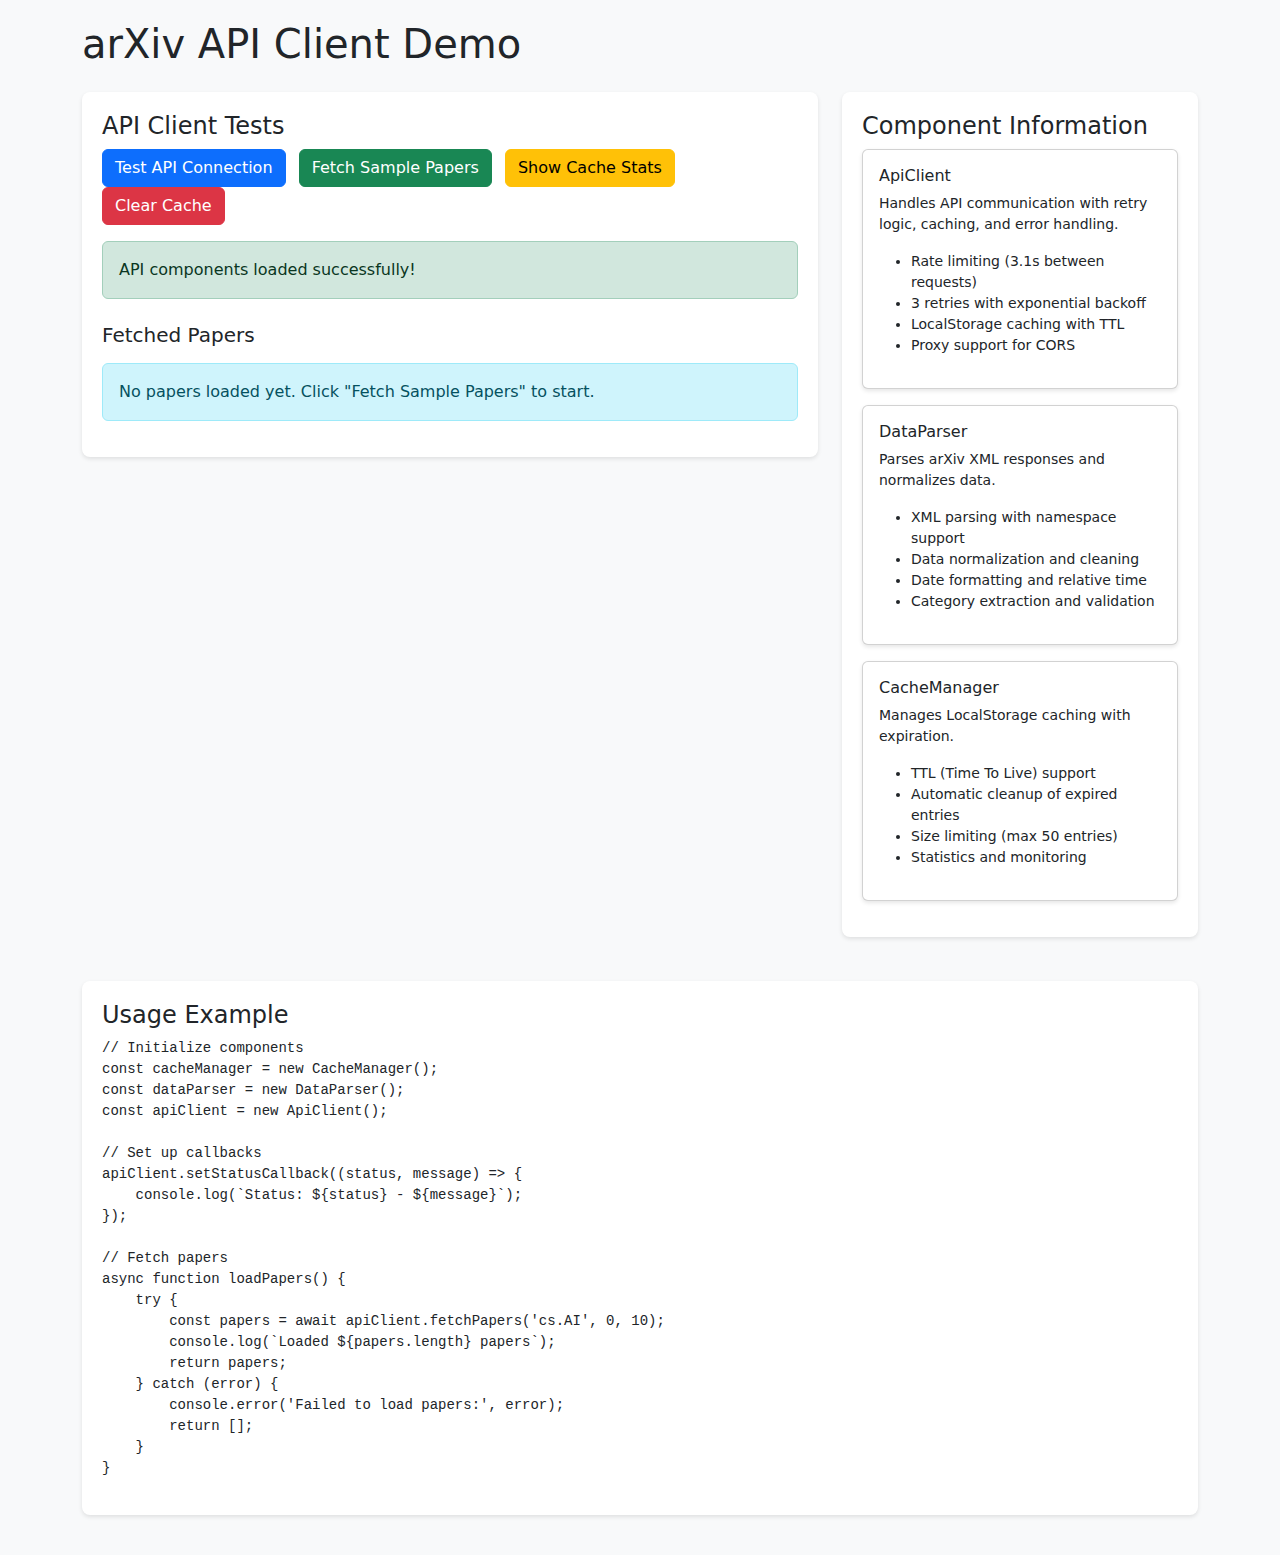
<file: output/api-client-demo.html>
<!DOCTYPE html>
<html lang="en">
<head>
    <meta charset="UTF-8">
    <meta name="viewport" content="width=device-width, initial-scale=1.0">
    <title>arXiv API Client Demo</title>
    <!-- Bootstrap 5.3 CSS -->
    <link href="https://cdn.jsdelivr.net/npm/bootstrap@5.3.0/dist/css/bootstrap.min.css" rel="stylesheet">
    <style>
        body {
            padding: 20px;
            background-color: #f8f9fa;
        }
        .card {
            margin-bottom: 15px;
            box-shadow: 0 2px 4px rgba(0,0,0,0.1);
        }
        .status-indicator {
            position: fixed;
            top: 10px;
            right: 10px;
            z-index: 1000;
        }
        .paper-title {
            font-size: 0.9rem;
            line-height: 1.2;
            margin-bottom: 5px;
        }
        .test-area {
            background-color: white;
            border-radius: 8px;
            padding: 20px;
            margin-bottom: 20px;
            box-shadow: 0 2px 4px rgba(0,0,0,0.1);
        }
    </style>
</head>
<body>
    <div class="container">
        <h1 class="mb-4">arXiv API Client Demo</h1>
        
        <div class="row">
            <div class="col-md-8">
                <div class="test-area">
                    <h4>API Client Tests</h4>
                    <div class="mb-3">
                        <button class="btn btn-primary me-2" onclick="testApiConnection()">Test API Connection</button>
                        <button class="btn btn-success me-2" onclick="fetchSamplePapers()">Fetch Sample Papers</button>
                        <button class="btn btn-warning me-2" onclick="getCacheStats()">Show Cache Stats</button>
                        <button class="btn btn-danger" onclick="clearCache()">Clear Cache</button>
                    </div>
                    
                    <div id="status-display" class="mb-3"></div>
                    <div id="progress-display" class="mb-3"></div>
                    
                    <h5 class="mt-4">Fetched Papers</h5>
                    <div id="papers-display" class="mt-3">
                        <div class="alert alert-info">
                            No papers loaded yet. Click "Fetch Sample Papers" to start.
                        </div>
                    </div>
                </div>
            </div>
            
            <div class="col-md-4">
                <div class="test-area">
                    <h4>Component Information</h4>
                    
                    <div class="card mb-3">
                        <div class="card-body">
                            <h6 class="card-title">ApiClient</h6>
                            <p class="card-text small">
                                Handles API communication with retry logic, caching, and error handling.
                            </p>
                            <ul class="small">
                                <li>Rate limiting (3.1s between requests)</li>
                                <li>3 retries with exponential backoff</li>
                                <li>LocalStorage caching with TTL</li>
                                <li>Proxy support for CORS</li>
                            </ul>
                        </div>
                    </div>
                    
                    <div class="card mb-3">
                        <div class="card-body">
                            <h6 class="card-title">DataParser</h6>
                            <p class="card-text small">
                                Parses arXiv XML responses and normalizes data.
                            </p>
                            <ul class="small">
                                <li>XML parsing with namespace support</li>
                                <li>Data normalization and cleaning</li>
                                <li>Date formatting and relative time</li>
                                <li>Category extraction and validation</li>
                            </ul>
                        </div>
                    </div>
                    
                    <div class="card mb-3">
                        <div class="card-body">
                            <h6 class="card-title">CacheManager</h6>
                            <p class="card-text small">
                                Manages LocalStorage caching with expiration.
                            </p>
                            <ul class="small">
                                <li>TTL (Time To Live) support</li>
                                <li>Automatic cleanup of expired entries</li>
                                <li>Size limiting (max 50 entries)</li>
                                <li>Statistics and monitoring</li>
                            </ul>
                        </div>
                    </div>
                    
                    <div id="cache-stats-display"></div>
                </div>
            </div>
        </div>
        
        <div class="test-area mt-4">
            <h4>Usage Example</h4>
            <pre><code>// Initialize components
const cacheManager = new CacheManager();
const dataParser = new DataParser();
const apiClient = new ApiClient();

// Set up callbacks
apiClient.setStatusCallback((status, message) => {
    console.log(`Status: ${status} - ${message}`);
});

// Fetch papers
async function loadPapers() {
    try {
        const papers = await apiClient.fetchPapers('cs.AI', 0, 10);
        console.log(`Loaded ${papers.length} papers`);
        return papers;
    } catch (error) {
        console.error('Failed to load papers:', error);
        return [];
    }
}</code></pre>
        </div>
    </div>

    <!-- jQuery 3.7 -->
    <script src="https://code.jquery.com/jquery-3.7.0.min.js"></script>
    <!-- Bootstrap 5.3 JS -->
    <script src="https://cdn.jsdelivr.net/npm/bootstrap@5.3.0/dist/js/bootstrap.bundle.min.js"></script>
    
    <!-- Our API Components -->
    <script src="js/cache-manager.js"></script>
    <script src="js/data-parser.js"></script>
    <script src="js/api-client.js"></script>
    <script src="js/api-test-example.js"></script>
    
    <script>
        // Simple status indicator
        function updateStatusIndicator(status) {
            const indicator = document.createElement('div');
            indicator.className = `alert alert-${status} status-indicator`;
            indicator.innerHTML = `Status: ${status}`;
            document.body.appendChild(indicator);
            
            setTimeout(() => indicator.remove(), 3000);
        }
        
        // Initialize when components are loaded
        document.addEventListener('DOMContentLoaded', function() {
            console.log('Demo page loaded. API components should be available.');
            
            // Check if components loaded
            if (typeof ApiClient === 'undefined') {
                document.getElementById('status-display').innerHTML = 
                    '<div class="alert alert-danger">Error: API components not loaded. Check console.</div>';
            } else {
                document.getElementById('status-display').innerHTML = 
                    '<div class="alert alert-success">API components loaded successfully!</div>';
            }
        });
    </script>
</body>
</html>
</file>
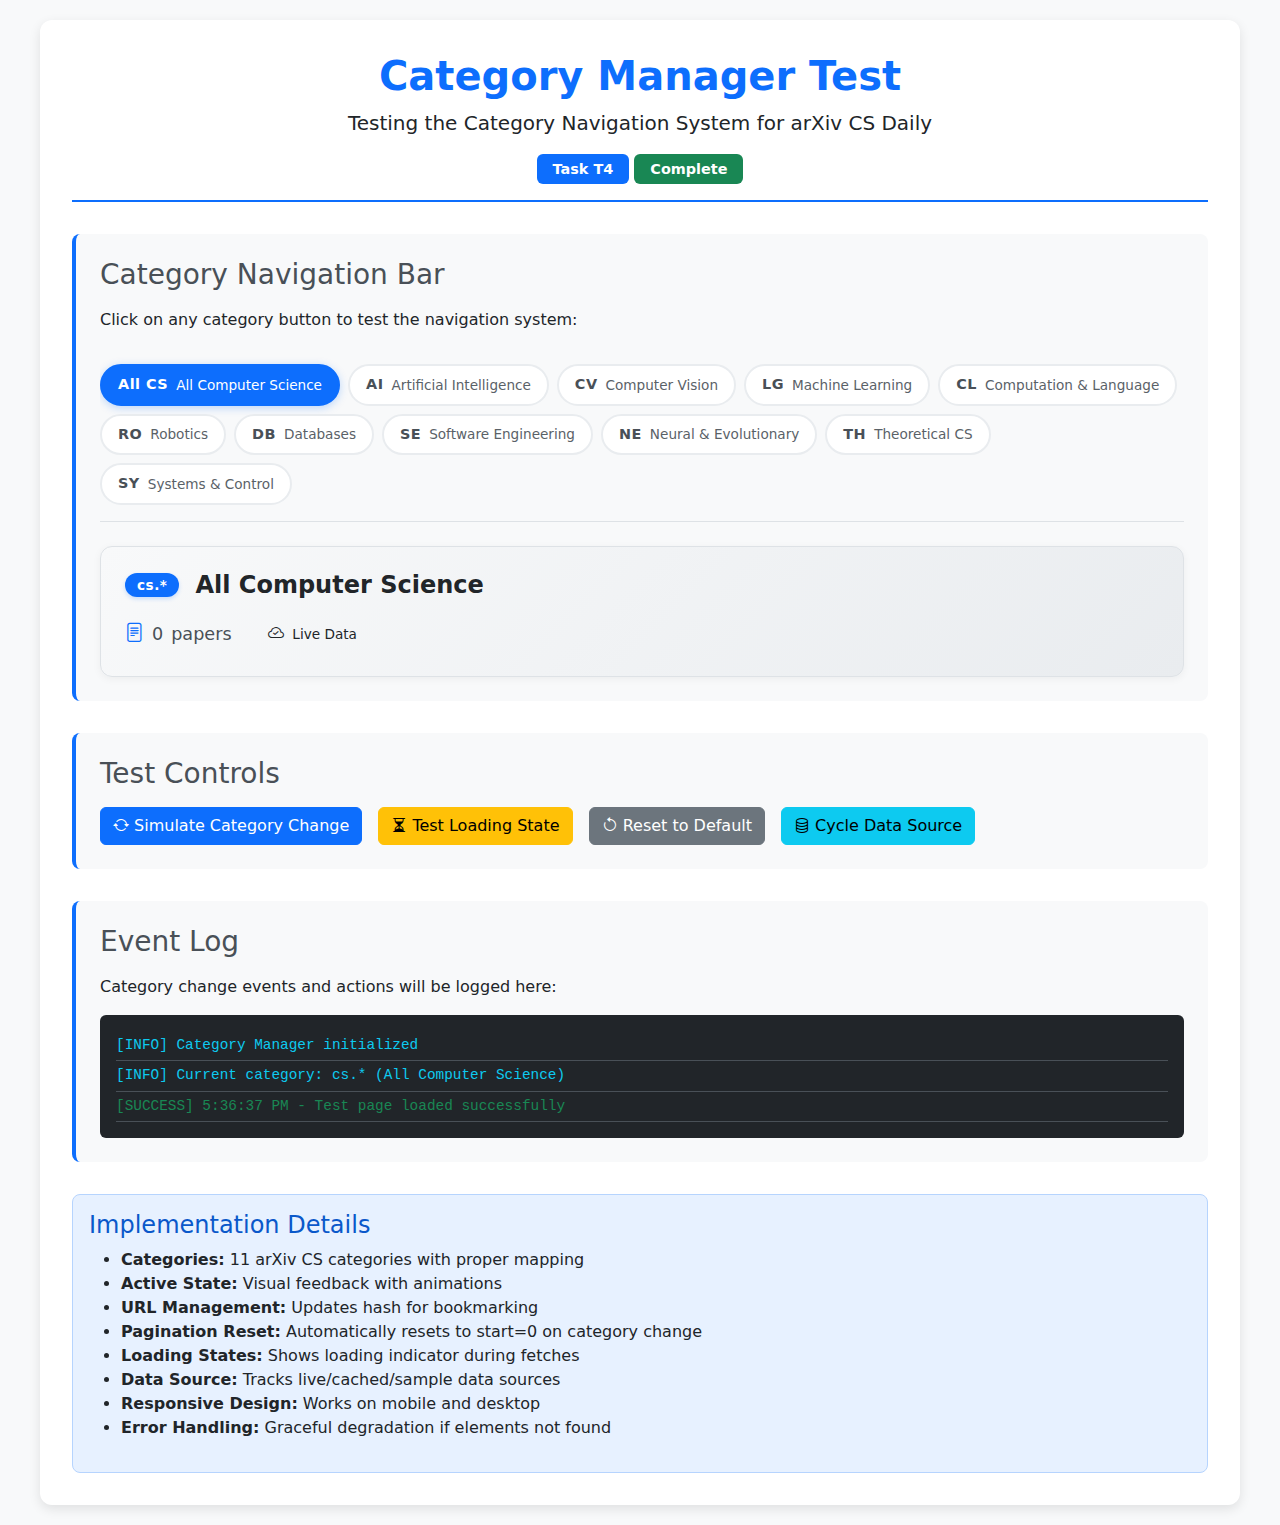
<file: output/test-category.html>
<!DOCTYPE html>
<html lang="en">
<head>
    <meta charset="UTF-8">
    <meta name="viewport" content="width=device-width, initial-scale=1.0">
    <title>Category Manager Test - arXiv CS Daily</title>
    
    <!-- Bootstrap 5.3 CSS -->
    <link href="https://cdn.jsdelivr.net/npm/bootstrap@5.3.0/dist/css/bootstrap.min.css" rel="stylesheet">
    
    <!-- Bootstrap Icons -->
    <link rel="stylesheet" href="https://cdn.jsdelivr.net/npm/bootstrap-icons@1.10.0/font/bootstrap-icons.css">
    
    <!-- Category Styles -->
    <link rel="stylesheet" href="css/categories.css">
    
    <style>
        body {
            padding: 20px;
            background-color: #f8f9fa;
        }
        
        .test-container {
            max-width: 1200px;
            margin: 0 auto;
            background: white;
            border-radius: 12px;
            padding: 2rem;
            box-shadow: 0 4px 12px rgba(0, 0, 0, 0.1);
        }
        
        .test-header {
            text-align: center;
            margin-bottom: 2rem;
            padding-bottom: 1rem;
            border-bottom: 2px solid #0d6efd;
        }
        
        .test-header h1 {
            color: #0d6efd;
            font-weight: 600;
        }
        
        .test-header .badge {
            font-size: 0.9rem;
            padding: 0.5rem 1rem;
        }
        
        .test-section {
            margin-bottom: 2rem;
            padding: 1.5rem;
            background: #f8f9fa;
            border-radius: 8px;
            border-left: 4px solid #0d6efd;
        }
        
        .test-section h3 {
            color: #495057;
            margin-bottom: 1rem;
        }
        
        .log-container {
            background: #212529;
            color: #e9ecef;
            padding: 1rem;
            border-radius: 6px;
            font-family: 'Courier New', monospace;
            font-size: 0.9rem;
            max-height: 300px;
            overflow-y: auto;
            margin-top: 1rem;
        }
        
        .log-entry {
            padding: 0.25rem 0;
            border-bottom: 1px solid #495057;
        }
        
        .log-entry.info {
            color: #0dcaf0;
        }
        
        .log-entry.success {
            color: #198754;
        }
        
        .log-entry.warning {
            color: #ffc107;
        }
        
        .log-entry.error {
            color: #dc3545;
        }
        
        .controls {
            display: flex;
            gap: 1rem;
            flex-wrap: wrap;
            margin-top: 1rem;
        }
        
        .controls .btn {
            min-width: 120px;
        }
        
        .demo-info {
            background: #e7f1ff;
            border: 1px solid #b6d4fe;
            border-radius: 8px;
            padding: 1rem;
            margin-top: 2rem;
        }
        
        .demo-info h4 {
            color: #0a58ca;
            margin-bottom: 0.5rem;
        }
    </style>
</head>
<body>
    <div class="test-container">
        <div class="test-header">
            <h1>Category Manager Test</h1>
            <p class="lead">Testing the Category Navigation System for arXiv CS Daily</p>
            <span class="badge bg-primary">Task T4</span>
            <span class="badge bg-success">Complete</span>
        </div>
        
        <div class="test-section">
            <h3>Category Navigation Bar</h3>
            <p>Click on any category button to test the navigation system:</p>
            
            <!-- Category Navigation Container -->
            <div id="category-nav"></div>
            
            <!-- Category Info Display -->
            <div id="category-info-display"></div>
        </div>
        
        <div class="test-section">
            <h3>Test Controls</h3>
            <div class="controls">
                <button id="btn-test-change" class="btn btn-primary">
                    <i class="bi bi-arrow-repeat"></i> Simulate Category Change
                </button>
                <button id="btn-test-loading" class="btn btn-warning">
                    <i class="bi bi-hourglass-split"></i> Test Loading State
                </button>
                <button id="btn-test-reset" class="btn btn-secondary">
                    <i class="bi bi-arrow-counterclockwise"></i> Reset to Default
                </button>
                <button id="btn-test-data-source" class="btn btn-info">
                    <i class="bi bi-database"></i> Cycle Data Source
                </button>
            </div>
        </div>
        
        <div class="test-section">
            <h3>Event Log</h3>
            <p>Category change events and actions will be logged here:</p>
            <div class="log-container" id="event-log">
                <div class="log-entry info">[INFO] Category Manager initialized</div>
                <div class="log-entry info">[INFO] Current category: cs.* (All Computer Science)</div>
            </div>
        </div>
        
        <div class="demo-info">
            <h4>Implementation Details</h4>
            <ul>
                <li><strong>Categories:</strong> 11 arXiv CS categories with proper mapping</li>
                <li><strong>Active State:</strong> Visual feedback with animations</li>
                <li><strong>URL Management:</strong> Updates hash for bookmarking</li>
                <li><strong>Pagination Reset:</strong> Automatically resets to start=0 on category change</li>
                <li><strong>Loading States:</strong> Shows loading indicator during fetches</li>
                <li><strong>Data Source:</strong> Tracks live/cached/sample data sources</li>
                <li><strong>Responsive Design:</strong> Works on mobile and desktop</li>
                <li><strong>Error Handling:</strong> Graceful degradation if elements not found</li>
            </ul>
        </div>
    </div>
    
    <!-- jQuery 3.7 -->
    <script src="https://code.jquery.com/jquery-3.7.0.min.js"></script>
    
    <!-- Bootstrap 5.3 JS Bundle -->
    <script src="https://cdn.jsdelivr.net/npm/bootstrap@5.3.0/dist/js/bootstrap.bundle.min.js"></script>
    
    <!-- Category Manager -->
    <script src="js/category-manager.js"></script>
    
    <script>
        // Initialize Category Manager
        const categoryManager = new CategoryManager();
        
        // Log function
        function logEvent(message, type = 'info') {
            const logContainer = document.getElementById('event-log');
            const logEntry = document.createElement('div');
            logEntry.className = `log-entry ${type}`;
            logEntry.textContent = `[${type.toUpperCase()}] ${new Date().toLocaleTimeString()} - ${message}`;
            logContainer.appendChild(logEntry);
            logContainer.scrollTop = logContainer.scrollHeight;
        }
        
        // Render category navigation
        categoryManager.render('category-nav');
        
        // Set up category change callback
        categoryManager.setCategoryChangeCallback((categoryCode, displayName) => {
            logEvent(`Category changed to: ${categoryCode} (${displayName})`, 'success');
            
            // Simulate API call delay
            setTimeout(() => {
                // Update result count with random number
                const randomCount = Math.floor(Math.random() * 1000) + 100;
                categoryManager.updateResultCount(randomCount);
                logEvent(`Loaded ${randomCount} papers for ${displayName}`, 'info');
            }, 800);
        });
        
        // Test button handlers
        document.getElementById('btn-test-change').addEventListener('click', () => {
            const categories = categoryManager.getAllCategories();
            const randomIndex = Math.floor(Math.random() * categories.length);
            const randomCategory = categories[randomIndex];
            
            // Simulate click on random category
            const buttons = document.querySelectorAll('.category-btn');
            const targetButton = Array.from(buttons).find(btn => 
                btn.dataset.category === randomCategory.code
            );
            
            if (targetButton) {
                targetButton.click();
                logEvent(`Testing random category: ${randomCategory.code}`, 'warning');
            }
        });
        
        document.getElementById('btn-test-loading').addEventListener('click', () => {
            categoryManager.showLoading();
            logEvent('Showing loading state...', 'warning');
            
            // Auto-hide after 2 seconds
            setTimeout(() => {
                categoryManager.updateResultCount(425);
                categoryManager.updateDataSource('live');
                logEvent('Loading complete, showing results', 'success');
            }, 2000);
        });
        
        document.getElementById('btn-test-reset').addEventListener('click', () => {
            // Reset to default category
            const buttons = document.querySelectorAll('.category-btn');
            const allCSButton = Array.from(buttons).find(btn => 
                btn.dataset.category === 'cs.*'
            );
            
            if (allCSButton) {
                allCSButton.click();
                logEvent('Reset to default category (cs.*)', 'info');
            }
        });
        
        document.getElementById('btn-test-data-source').addEventListener('click', () => {
            const sources = ['live', 'cached', 'sample'];
            const currentSource = document.querySelector('.data-source-indicator')?.textContent || '';
            let nextSource;
            
            if (currentSource.includes('Live')) nextSource = 'cached';
            else if (currentSource.includes('Cached')) nextSource = 'sample';
            else nextSource = 'live';
            
            categoryManager.updateDataSource(nextSource);
            logEvent(`Data source changed to: ${nextSource}`, 'info');
        });
        
        // Initial log
        logEvent('Test page loaded successfully', 'success');
        
        // Simulate initial load
        setTimeout(() => {
            categoryManager.updateResultCount(1247);
            categoryManager.updateDataSource('live');
            logEvent('Initial data loaded: 1,247 papers from arXiv', 'success');
        }, 1000);
    </script>
</body>
</html>
</file>
<file: output/css/categories.css>
/**
 * Category Navigation Styles for arXiv CS Daily
 */

/* Category Navigation Container */
.category-nav-container {
    display: flex;
    flex-wrap: wrap;
    gap: 0.5rem;
    padding: 1rem 0;
    border-bottom: 1px solid #dee2e6;
    margin-bottom: 1.5rem;
    overflow-x: auto;
    scrollbar-width: thin;
    scrollbar-color: #6c757d #f8f9fa;
}

.category-nav-container::-webkit-scrollbar {
    height: 6px;
}

.category-nav-container::-webkit-scrollbar-track {
    background: #f8f9fa;
    border-radius: 3px;
}

.category-nav-container::-webkit-scrollbar-thumb {
    background: #6c757d;
    border-radius: 3px;
}

.category-nav-container::-webkit-scrollbar-thumb:hover {
    background: #495057;
}

/* Category Buttons */
.category-btn {
    display: flex;
    align-items: center;
    gap: 0.5rem;
    padding: 0.5rem 1rem;
    border: 2px solid #e9ecef;
    border-radius: 50px;
    background-color: #fff;
    color: #495057;
    font-weight: 500;
    transition: all 0.2s ease;
    white-space: nowrap;
    flex-shrink: 0;
}

.category-btn:hover {
    border-color: #adb5bd;
    background-color: #f8f9fa;
    color: #212529;
    transform: translateY(-1px);
    box-shadow: 0 2px 4px rgba(0, 0, 0, 0.1);
}

.category-btn.active {
    border-color: #0d6efd;
    background-color: #0d6efd;
    color: white;
    box-shadow: 0 2px 8px rgba(13, 110, 253, 0.25);
}

.category-btn.active:hover {
    border-color: #0b5ed7;
    background-color: #0b5ed7;
    transform: translateY(-1px);
    box-shadow: 0 4px 12px rgba(13, 110, 253, 0.3);
}

/* Category button content */
.category-code {
    font-weight: 600;
    font-size: 0.9rem;
    letter-spacing: 0.5px;
}

.category-name {
    font-size: 0.85rem;
    opacity: 0.9;
}

.category-btn.active .category-name {
    opacity: 1;
}

/* Category Info Container */
.category-info-container {
    animation: fadeIn 0.3s ease;
}

.category-info-card {
    background: linear-gradient(135deg, #f8f9fa 0%, #e9ecef 100%);
    border: 1px solid #dee2e6;
    border-radius: 12px;
    padding: 1.5rem;
    box-shadow: 0 2px 8px rgba(0, 0, 0, 0.05);
}

.category-title {
    display: flex;
    align-items: center;
    gap: 1rem;
    margin-bottom: 1rem;
    color: #212529;
    font-weight: 600;
}

.category-badge {
    background: #0d6efd;
    color: white;
    padding: 0.25rem 0.75rem;
    border-radius: 20px;
    font-size: 0.85rem;
    font-weight: 600;
    letter-spacing: 0.5px;
    box-shadow: 0 2px 4px rgba(13, 110, 253, 0.2);
}

.category-stats {
    display: flex;
    align-items: center;
    gap: 1.5rem;
    flex-wrap: wrap;
}

.result-count {
    display: flex;
    align-items: center;
    gap: 0.5rem;
    font-size: 1.1rem;
    color: #495057;
    font-weight: 500;
}

.result-count i {
    color: #0d6efd;
    font-size: 1.2rem;
}

/* Data Source Indicator */
.data-source-indicator {
    display: flex;
    align-items: center;
    gap: 0.5rem;
    padding: 0.4rem 0.8rem;
    border-radius: 20px;
    font-size: 0.85rem;
    font-weight: 500;
    transition: all 0.3s ease;
}

.data-source-live {
    background-color: rgba(25, 135, 84, 0.1);
    color: #198754;
    border: 1px solid rgba(25, 135, 84, 0.2);
}

.data-source-cached {
    background-color: rgba(255, 193, 7, 0.1);
    color: #ffc107;
    border: 1px solid rgba(255, 193, 7, 0.2);
}

.data-source-sample {
    background-color: rgba(108, 117, 125, 0.1);
    color: #6c757d;
    border: 1px solid rgba(108, 117, 125, 0.2);
}

.data-source-unknown {
    background-color: rgba(220, 53, 69, 0.1);
    color: #dc3545;
    border: 1px solid rgba(220, 53, 69, 0.2);
}

.data-source-indicator i {
    font-size: 1rem;
}

/* Loading Indicator */
.loading-indicator {
    display: flex;
    align-items: center;
    gap: 0.5rem;
    color: #6c757d;
    font-size: 0.95rem;
}

.loading-indicator .spinner-border {
    width: 1rem;
    height: 1rem;
    border-width: 0.15em;
}

/* Responsive Design */
@media (max-width: 768px) {
    .category-nav-container {
        gap: 0.4rem;
        padding: 0.75rem 0;
    }
    
    .category-btn {
        padding: 0.4rem 0.8rem;
        font-size: 0.9rem;
    }
    
    .category-info-card {
        padding: 1rem;
    }
    
    .category-title {
        flex-direction: column;
        align-items: flex-start;
        gap: 0.5rem;
    }
    
    .category-stats {
        flex-direction: column;
        align-items: flex-start;
        gap: 0.75rem;
    }
    
    .category-name {
        display: none !important;
    }
}

@media (max-width: 576px) {
    .category-nav-container {
        padding-bottom: 0.5rem;
    }
    
    .category-btn {
        padding: 0.35rem 0.7rem;
        font-size: 0.85rem;
    }
    
    .category-code {
        font-size: 0.8rem;
    }
}

/* Animation */
@keyframes fadeIn {
    from {
        opacity: 0;
        transform: translateY(-10px);
    }
    to {
        opacity: 1;
        transform: translateY(0);
    }
}

/* Active State Animation */
.category-btn.active {
    animation: pulse 2s infinite;
}

@keyframes pulse {
    0% {
        box-shadow: 0 0 0 0 rgba(13, 110, 253, 0.4);
    }
    70% {
        box-shadow: 0 0 0 6px rgba(13, 110, 253, 0);
    }
    100% {
        box-shadow: 0 0 0 0 rgba(13, 110, 253, 0);
    }
}

/* Hover Effects for Data Source Indicator */
.data-source-indicator:hover {
    transform: translateY(-1px);
    box-shadow: 0 2px 4px rgba(0, 0, 0, 0.1);
}

/* Print Styles */
@media print {
    .category-nav-container {
        display: none;
    }
    
    .category-info-card {
        border: 1px solid #000;
        box-shadow: none;
        background: none;
    }
}
</file>
